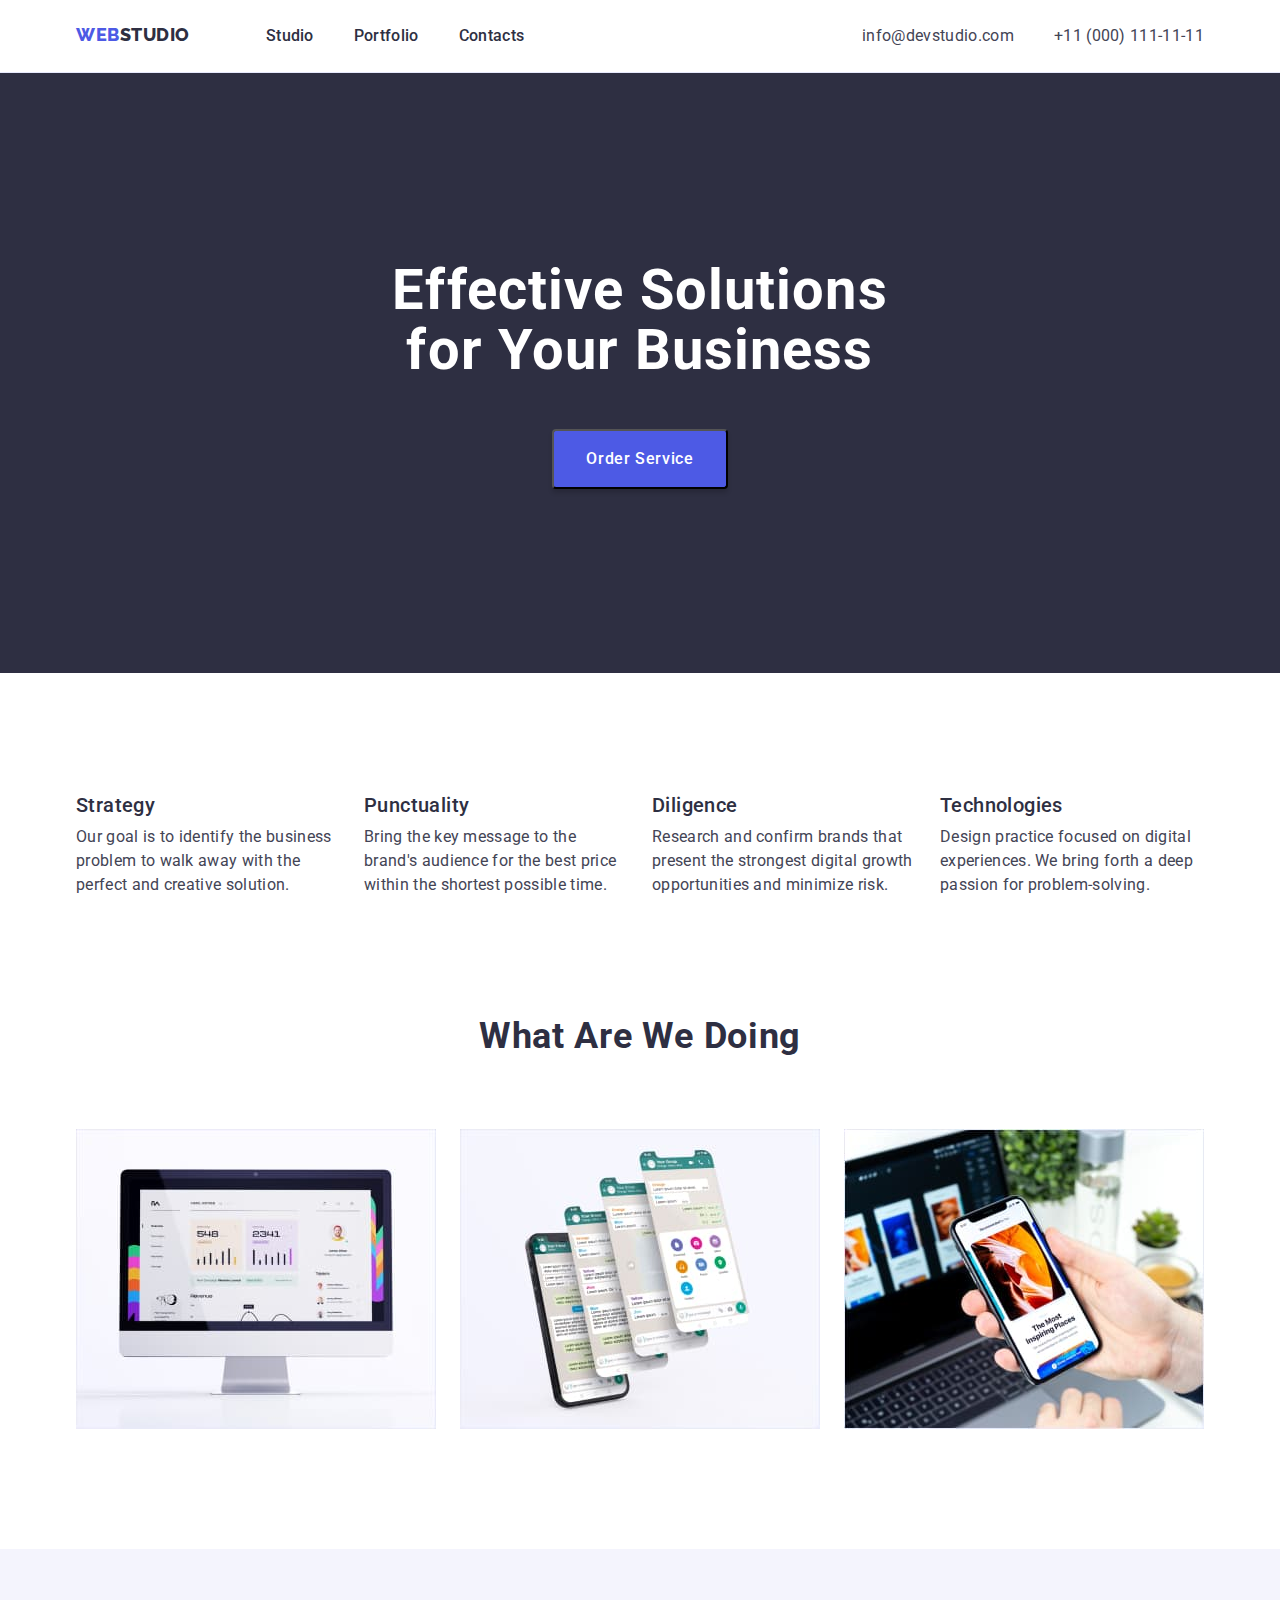
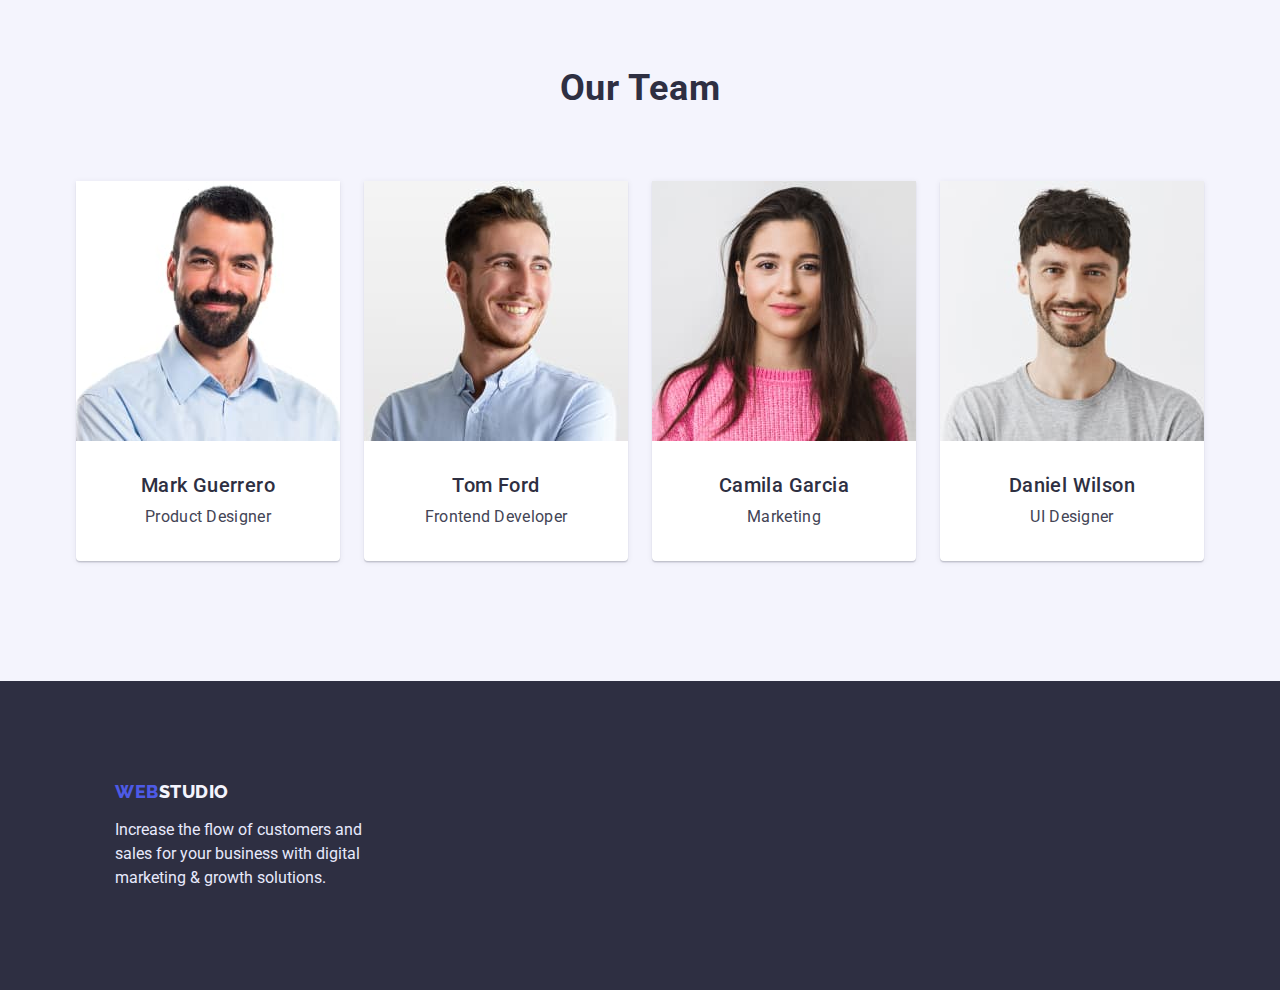
<file: index.html>
<!DOCTYPE html>
<html lang="en">

<head>
    <meta charset="UTF-8">
    <meta http-equiv="X-UA-Compatible" content="IE=edge">
    <meta name="viewport" content="width=device-width, initial-scale=1.0">

    <link rel="preconnect" href="https://fonts.googleapis.com">
    <link rel="preconnect" href="https://fonts.gstatic.com" crossorigin>
    <link
        href="https://fonts.googleapis.com/css2?family=Raleway:wght@800&family=Roboto:wght@400;500;700;900&display=swap"
        rel="stylesheet">

    <link rel="stylesheet" href="https://cdnjs.cloudflare.com/ajax/libs/modern-normalize/1.1.0/modern-normalize.min.css"
        integrity="sha512-wpPYUAdjBVSE4KJnH1VR1HeZfpl1ub8YT/NKx4PuQ5NmX2tKuGu6U/JRp5y+Y8XG2tV+wKQpNHVUX03MfMFn9Q=="
        crossorigin="anonymous" referrerpolicy="no-referrer" />

    <title>Studio</title>

    <link rel="stylesheet" href="css/styles.css">

</head>

<body>

    <header class="header">
        <div class="container header-container">
            <a href="./index.html" class="logo link">Web<span class="studio">Studio</span></a>
            <nav class="header-nav">
                <ul class="header-menu list">
                    <li class="header-item">
                        <a href="./index.html" rel="noopener noreferrer nofollow" class="link">Studio</a>
                    </li>
                    <li class="header-item">
                        <a href="./portfolio.html" rel="noopener noreferrer nofollow" class="link">Portfolio</a>
                    </li>
                    <li class="header-item">
                        <a href="" class="link">Contacts</a>
                    </li>
                </ul>
            </nav>
            <address class="contacts">
                <ul class="contacts-list list">
                    <li class="header-item"><a class="contacts-link link"
                            href="mailto:info@devstudio.com">info@devstudio.com</a></li>
                    <li class="header-item"><a class="contacts-link link" href="tel:+110001111111">+11 (000)
                            111-11-11</a></li>
                </ul>
            </address>
        </div>
    </header>

    <main>
        <section class="hero">
            <div class="container">
                <h1 class="hero-title"> Effective Solutions
                    for Your Business</h1>
                <button class="hero-button" type="button">Order Service</button>
            </div>
        </section>

        <section class="qualities">
            <div class="container">
                <h2 hidden class="qualities-title">Text</h2>
                <ul class="qualities-list list">
                    <li class="qualities-item item">
                        <h3 class="qualities-subtitle subtitle">Strategy</h3>
                        <p class="qualities-text text">Our goal is to identify the business
                            problem to walk away with the perfect and creative solution.</p>
                    </li>
                    <li class="qualities-item item">
                        <h3 class="qualities-subtitle subtitle">Punctuality</h3>
                        <p class="qualities-text text">Bring the key message to the brand's audience for the best price
                            within the shortest possible
                            time.</p>
                    </li>
                    <li class="qualities-item item">
                        <h3 class="qualities-subtitle subtitle">Diligence</h3>
                        <p class="qualities-text text">Research and confirm brands that present the strongest digital
                            growth
                            opportunities and minimize
                            risk.</p>
                    </li>
                    <li class="qualities-item item">
                        <h3 class="qualities-subtitle subtitle">Technologies</h3>
                        <p class="qualities-text text">Design practice focused on digital experiences. We bring forth a
                            deep
                            passion for
                            problem-solving.</p>
                    </li>
                </ul>
            </div>
        </section>

        <section class="services">
            <div class="container">
                <h2 class="services-title title">What are we doing</h2>
                <ul class="services-list list">
                    <li class="services-item item "><img src="./images/statistics.jpg" class="services-card"
                            alt="statistics" width="360" height="300">
                    </li>
                    <li class="services-item item "><img src="./images/addition.jpg" class="services-card"
                            alt="addition" width="360" height="300">
                    </li>
                    <li class="services-item item "><img src="./images/site.jpg" class="services-card" alt="site"
                            width="360" height="300"></li>
                </ul>
            </div>
        </section>

        <section class="team">
            <div class="container">
                <h2 class="team-title title">Our Team</h2>
                <ul class="team-list list">
                    <li class="team-card item ">
                        <img src="./images/mark.jpg" class="team-photo" alt="Mark Guerrero" width="264" height="260">
                        <div class="panel">
                            <h3 class="team-subtitle subtitle">Mark Guerrero</h3>
                            <p class="team-text text">Product Designer</p>
                        </div>
                    </li>
                    <li class="team-card item ">
                        <img src="./images/tom.jpg" class="team-photo" alt="Tom Ford" width="264" height="260">
                        <div class="panel">
                            <h3 class="team-subtitle subtitle">Tom Ford</h3>
                            <p class="team-text text">Frontend Developer</p>
                        </div>
                    </li>
                    <li class="team-card item ">
                        <img src="./images/camila.jpg" class="team-photo" alt="Camila Garcia" width="264" height="260">
                        <div class="panel">
                            <h3 class="team-subtitle subtitle">Camila Garcia</h3>
                            <p class="team-text text">Marketing</p>
                        </div>
                    </li>
                    <li class="team-card item ">
                        <img src="./images/daniel.jpg" class="team-photo" alt="Daniel Wilson" width="264" height="260">
                        <div class="panel">
                            <h3 class="team-subtitle subtitle">Daniel Wilson</h3>
                            <p class="team-text text">UI Designer</p>
                        </div>
                    </li>
                </ul>
            </div>
        </section>
    </main>

    <footer class="footer">
        <div class="container">
            <a href="./index.html" class="logo link">Web<span class="studio-footer">Studio</span></a>
            <p class="footer-text">Increase the flow of customers and sales for your business with digital marketing &
                growth solutions.</p>
        </div>
    </footer>

</body>

</html>
</file>
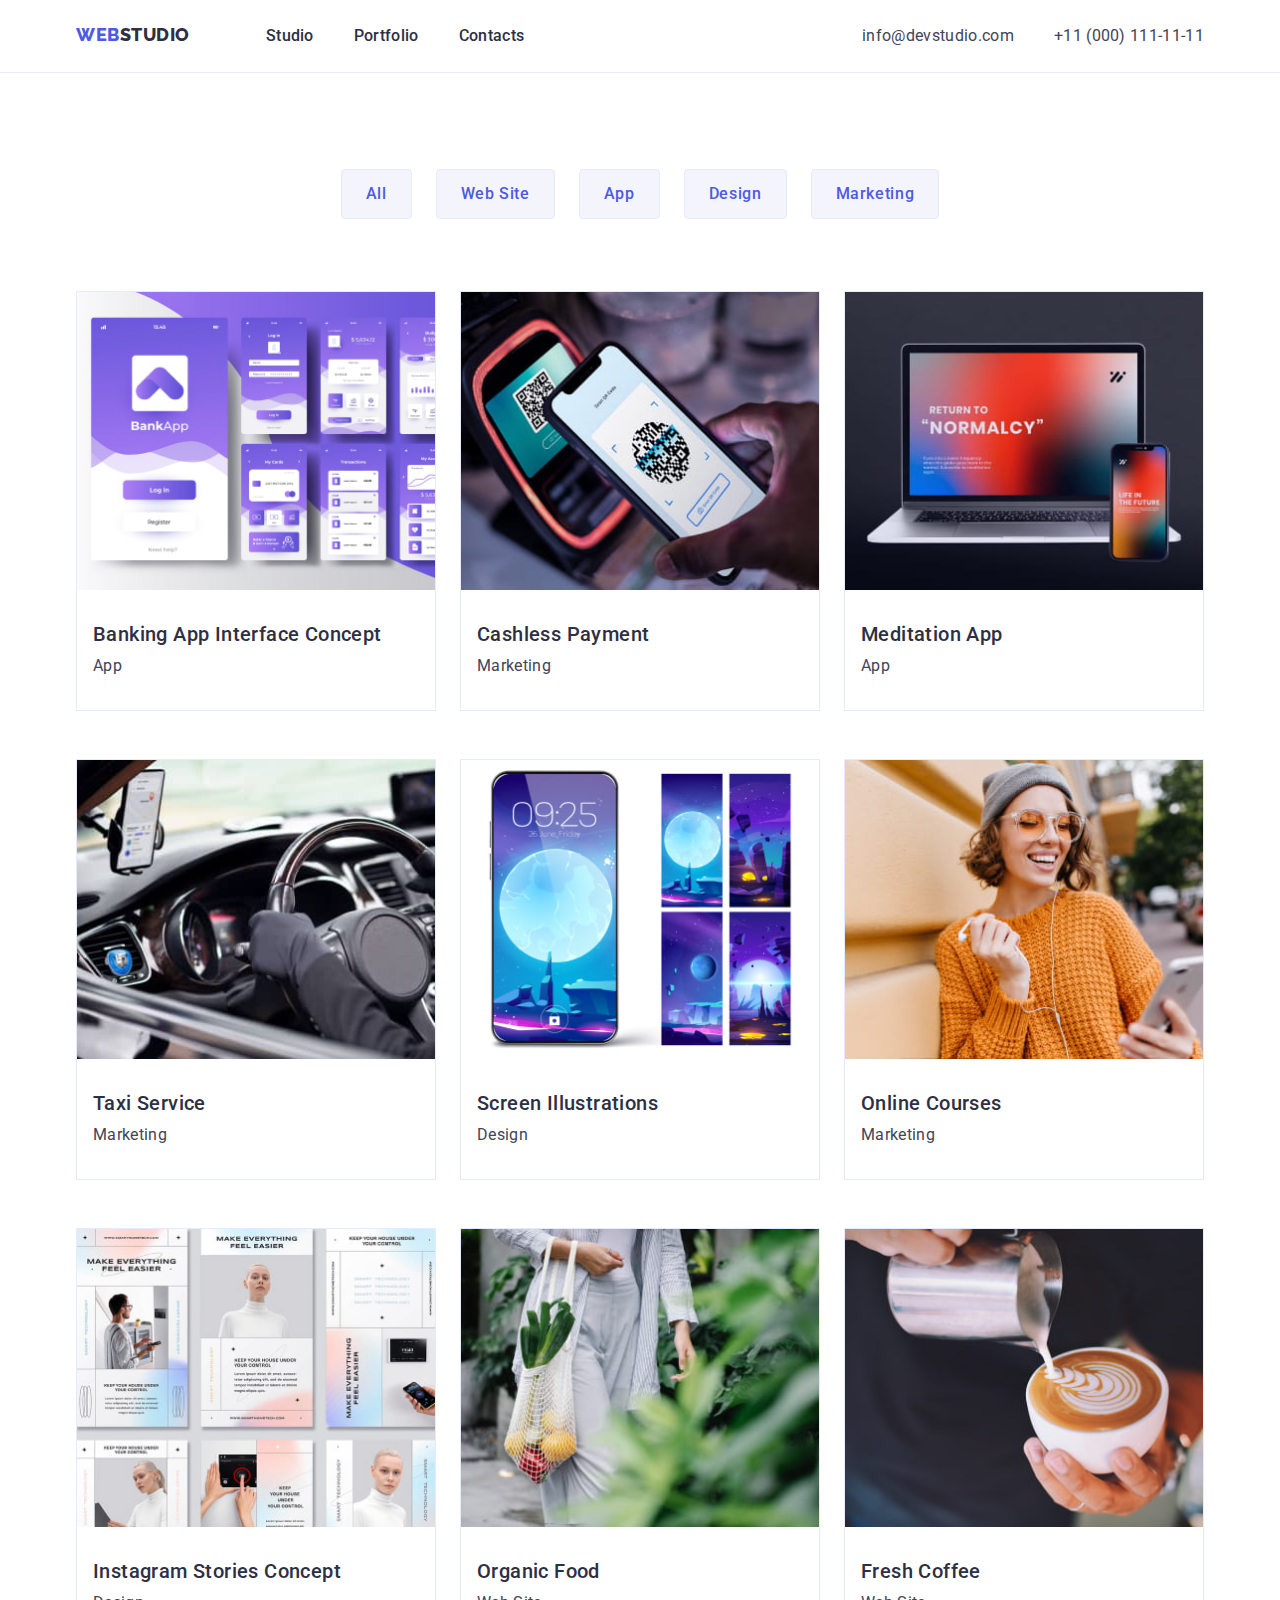
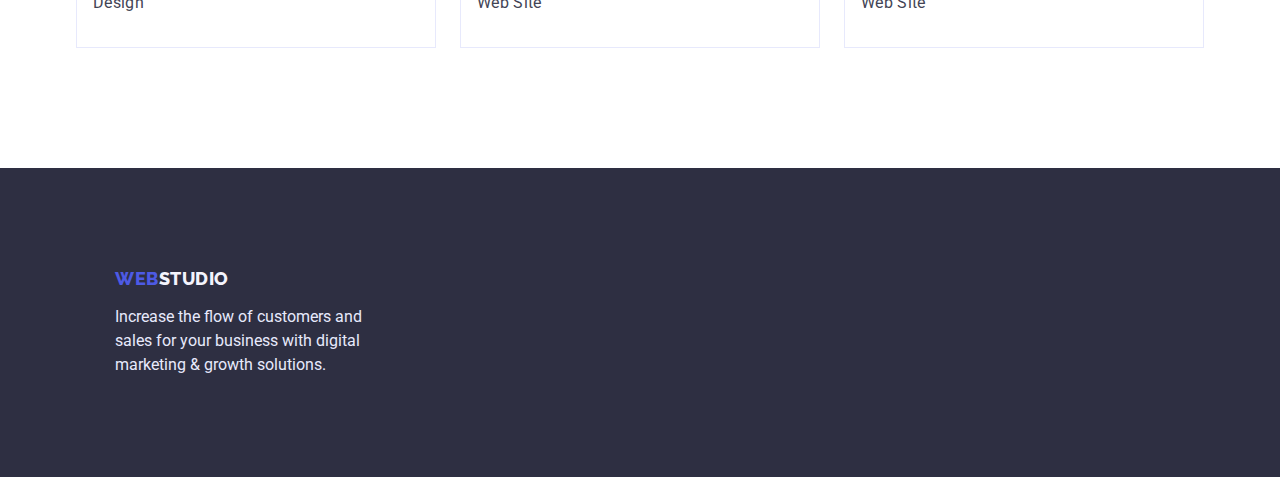
<file: portfolio.html>
<!DOCTYPE html>
<html lang="en">

<head>
    <meta charset="UTF-8">
    <meta http-equiv="X-UA-Compatible" content="IE=edge">
    <meta name="viewport" content="width=device-width, initial-scale=1.0">

    <link rel="preconnect" href="https://fonts.googleapis.com">
    <link rel="preconnect" href="https://fonts.gstatic.com" crossorigin>
    <link
        href="https://fonts.googleapis.com/css2?family=Raleway:wght@800&family=Roboto:wght@400;500;700;900&display=swap"
        rel="stylesheet">

    <link rel="stylesheet" href="https://cdnjs.cloudflare.com/ajax/libs/modern-normalize/1.1.0/modern-normalize.min.css"
        integrity="sha512-wpPYUAdjBVSE4KJnH1VR1HeZfpl1ub8YT/NKx4PuQ5NmX2tKuGu6U/JRp5y+Y8XG2tV+wKQpNHVUX03MfMFn9Q=="
        crossorigin="anonymous" referrerpolicy="no-referrer" />

    <title>Portfolio</title>

    <link rel="stylesheet" href="css/styles.css">
</head>

<body>

    <header class="header">
        <div class="container header-container">
            <a href="./index.html" class="logo link">Web<span class="studio">Studio</span></a>
            <nav class="header-nav">
                <ul class="header-menu list">
                    <li class="header-item">
                        <a href="./index.html" rel="noopener noreferrer nofollow" class="link">Studio</a>
                    </li>
                    <li class="header-item">
                        <a href="./portfolio.html" rel="noopener noreferrer nofollow" class="link">Portfolio</a>
                    </li>
                    <li class="header-item">
                        <a href="" class="link">Contacts</a>
                    </li>
                </ul>
            </nav>
            <address class="contacts">
                <ul class="contacts-list list">
                    <li class="header-item"><a class="contacts-link link"
                            href="mailto:info@devstudio.com">info@devstudio.com</a></li>
                    <li class="header-item"><a class="contacts-link link" href="tel:+110001111111">+11 (000)
                            111-11-11</a></li>
                </ul>
            </address>
        </div>
    </header>

    <main>
        <section class="filter">
            <div class="container">
                <h1 hidden>Title</h1>
                <ul class="filter-list list">
                    <li class="item"><button class="filter-button" type="button">All</button></li>
                    <li class="item"><button class="filter-button" type="button">Web Site</button></li>
                    <li class="item"><button class="filter-button" type="button">App</button></li>
                    <li class="item"><button class="filter-button" type="button">Design</button></li>
                    <li class="item"><button class="filter-button" type="button">Marketing</button></li>
                </ul>

                <ul class="job-list list">
                    <li class="job-card">
                        <a class="job-card-link link" href="">
                            <img src="./images/banking-app.jpg" class="job-photo" alt="Banking App Interface Concept"
                                width="360" height="300">
                            <div class="panel">
                                <h2 class="job-title subtitle">Banking App Interface Concept</h2>
                                <p class="job-text text">App</p>
                            </div>
                        </a>
                    </li>
                    <li class="job-card">
                        <a class="job-card-link link" href="">
                            <img src="./images/cashless-payment.jpg" class="job-photo" alt="Cashless Payment"
                                width="360" height="300">
                            <div class="panel">
                                <h2 class="job-title subtitle">Cashless Payment</h2>
                                <p class="job-text text">Marketing</p>
                            </div>
                        </a>
                    </li>
                    <li class="job-card">
                        <a class="job-card-link link" href="">
                            <img src="./images/meditation-app.jpg" class="job-photo" alt="Meditaion App" width="360"
                                height="300">
                            <div class="panel">
                                <h2 class="job-title subtitle">Meditation App</h2>
                                <p class="job-text text">App</p>
                            </div>
                        </a>
                    </li>
                    <li class="job-card">
                        <a class="job-card-link link" href="">
                            <img src="./images/taxi-service.jpg" class="job-photo" alt="Taxi Service" width="360"
                                height="300">
                            <div class="panel">
                                <h2 class="job-title subtitle">Taxi Service</h2>
                                <p class="job-text text">Marketing</p>
                            </div>
                        </a>
                    </li>
                    <li class="job-card">
                        <a class="job-card-link link" href="">
                            <img src="./images/screen-illustrations.jpg" class="job-photo" alt="Screen Illustrations"
                                width="360" height="300">
                            <div class="panel">
                                <h2 class="job-title subtitle">Screen Illustrations</h2>
                                <p class="job-text text">Design</p>
                            </div>
                        </a>
                    </li>
                    <li class="job-card">
                        <a class="job-card-link link" href="">
                            <img src="./images/online-courses.jpg" class="job-photo" alt="Online Courses" width="360"
                                height="300">
                            <div class="panel">
                                <h2 class="job-title subtitle">Online Courses</h2>
                                <p class="job-text text">Marketing</p>
                            </div>
                        </a>
                    </li>
                    <li class="job-card">
                        <a class="job-card-link link" href="">
                            <img src="./images/instagram-stories-concept.jpg" class="job-photo"
                                alt="Instagram Stories Concept" width="360" height="300">
                            <div class="panel">
                                <h2 class="job-title subtitle">Instagram Stories Concept</h2>
                                <p class="job-text text">Design</p>
                            </div>
                        </a>
                    </li>
                    <li class="job-card">
                        <a class="job-card-link link" href="">
                            <img src="./images/organic-food.jpg" class="job-photo" alt="Organic Food" width="360"
                                height="300">
                            <div class="panel">
                                <h2 class="job-title subtitle">Organic Food</h2>
                                <p class="job-text text">Web Site</p>
                            </div>
                        </a>
                    </li>
                    <li class="job-card">
                        <a class="job-card-link link" href="">
                            <img src="./images/fresh-coffee.jpg" class="job-photo" alt="Fresh Coffee" width="360"
                                height="300">
                            <div class="panel">
                                <h2 class="job-title subtitle">Fresh Coffee</h2>
                                <p class="job-text text">Web Site</p>
                            </div>
                        </a>
                    </li>
                </ul>
            </div>
        </section>

    </main>

    <footer class="footer">
        <div class="container">
            <a href="./index.html" class="logo link">Web<span class="studio-footer">Studio</span></a>
            <p class="footer-text">Increase the flow of customers and sales for your business with digital marketing &
                growth solutions.</p>
        </div>
    </footer>

</body>

</html>
</file>
<file: css/styles.css>
:root {
  --main-text-color:#434455;
  --web-text-color: #4D5AE5;
  --studio-text-color:#2E2F42;
  --studio-footer-text-color:#E7E9FC;
  --title-h2-text-color:#2E2F42;
  --subtitle-text-color:#2E2F42;
}

* {
    box-sizing: border-box;
}

body, h1, h2, h3, h4, h5, h6, p, ul {
    margin: 0;
    padding: 0;
}

body {
    font-family: 'Roboto', sans-serif;
    font-style: normal;
    color: var(--main-text-color);
    background: #FFF;
}

.container {
    max-width: 1158px;
    padding: 0 15px;
    margin: 0 auto;
}

section {
    display: block;
}

img {
    display: block;
    max-width: 100%;
    height: auto;
}

.list {
    list-style: none;
    display: flex;
    justify-content: center;
}

.link {
    text-decoration: none;
    color: #2E2F42;
  }

.link:is(:active, :hover, :focus) {
    color:#404BBF;
  }

.header {
    border-bottom: 1px solid #E7E9FC;
    padding: 24px 0;
  }

.header-container {
    display: flex;
  }

.header-nav {
   margin-left: 76px; 
}

.header-menu {
    font-weight: 500;
    font-size: 16px;
    line-height: 1.5;
    letter-spacing: 0.02em;
  }

.header-item {
    margin-right: 40px;
  }

.header-item:last-of-type {
    margin-right: 0;
  }

.logo {
   font-family: 'Raleway', sans-serif;
   font-weight: 800;
   font-size: 18px;
   line-height: 1.17;
   letter-spacing: 0.03em;
   text-transform: uppercase; 
   color: var(--web-text-color);
}

.studio {
    color: var(--studio-text-color);
}

.contacts {
   font-style: normal;
   font-weight: 400;
   font-size: 16px;
   line-height: 1.5;
   letter-spacing: 0.02em;
   margin-left: auto;
}

.contacts-link {
    color: var(--main-text-color);
}

.hero{
    background: #2E2F42;
    max-height: 600px;
    margin: 0 auto;
    padding: 188px 0;
}

.hero-title {
    font-size: 56px;
    line-height: 1.07;
    letter-spacing: 0.02em;
    text-align: center;
    color: #FFF; 
    max-width: 496px;
    padding-bottom: 48px;
    margin: 0 auto;
}

button {
    cursor: pointer;
    font-family: inherit;
    font-weight: 500;
    font-size: 16px;
    line-height: 1.5;
    align-items: center;
    text-align: center;
    border-radius: 4px;
    letter-spacing: 0.04em;
}

.hero-button {
    color: #FFF;
    background: #4D5AE5;
    box-shadow: 0px 4px 4px rgba(0, 0, 0, 0.15);
    padding: 16px 32px;
    display: flex;
    margin: 0 auto;
}

.hero-button:is(:hover, :focus) {
    background: #404BBF;
}

.filter-button {
    background: #F4F4FD;
    border: 1px solid #E7E9FC;
    color: #4D5AE5;
    padding: 12px 24px;
}

.filter-button:is(:active, :hover, :focus) {
    background: #404BBF;
    color: #FFF;
    box-shadow: 0px 3px 1px rgba(0, 0, 0, 0.1), 0px 2px 1px rgba(0, 0, 0, 0.08), 0px 2px 2px rgba(0, 0, 0, 0.12);
    border-radius: 4px;
}

.title /*h2*/{
    font-size: 36px;
    line-height: 1.11;
    letter-spacing: 0.02em;
    text-align: center;
    text-transform: capitalize;
    color: var(--title-h2-text-color);
    margin-bottom: 72px;
}

.subtitle /*h3*/{ 
    font-weight: 500;
    font-size: 20px;
    line-height: 1.2;
    letter-spacing: 0.02em;
    color: var(--subtitle-text-color);
    padding-bottom: 8px;
}

.text {
    font-size: 16px;
    line-height: 1.5;
    letter-spacing: 0.02em;
    color: var(--main-text-color);
}

.qualities {
    padding: 120px 0;
}

.qualities-item {
    flex-basis: calc((100% - 3 * 24px) / 4);
}

.item {
    margin-right: 24px; 
}

.item:last-of-type {
    margin-right: 0;
}

.qualities-text {
    max-width: 264px;
}

.services {
    padding-bottom: 120px;
}

.team {
    background: #F4F4FD;
    padding: 120px 0;
}

.team-card {
    box-shadow: 0px 1px 6px rgba(46, 47, 66, 0.08), 0px 1px 1px rgba(46, 47, 66, 0.16), 0px 2px 1px rgba(46, 47, 66, 0.08);
    border-radius: 0px 0px 4px 4px;
    background: #FFF;
    text-align: center;
}

.panel {
    padding: 32px 16px;   
}

.filter {
    padding-top: 96px;
    padding-bottom: 120px;
}

.filter-list {
    margin-bottom: 72px;
}

.job-list {
   flex-wrap: wrap;
}

.job-card {
    border: 1px solid #E7E9FC;
    width: 360px;
    margin-right: 24px;
    margin-bottom: 48px;
}

.job-card:nth-child(3n) {
    margin-right: 0;
}

.job-card:nth-last-child(-n + 3) {
    margin-bottom: 0;
}

.footer {
    background: #2E2F42;
    padding: 100px;
}

.studio-footer {
    color: #F4F4FD;
}

.footer-text {
    color: var(--studio-footer-text-color);
    line-height: 1.5;
    max-width: 264px;
    margin-top: 16px;
}
</file>
